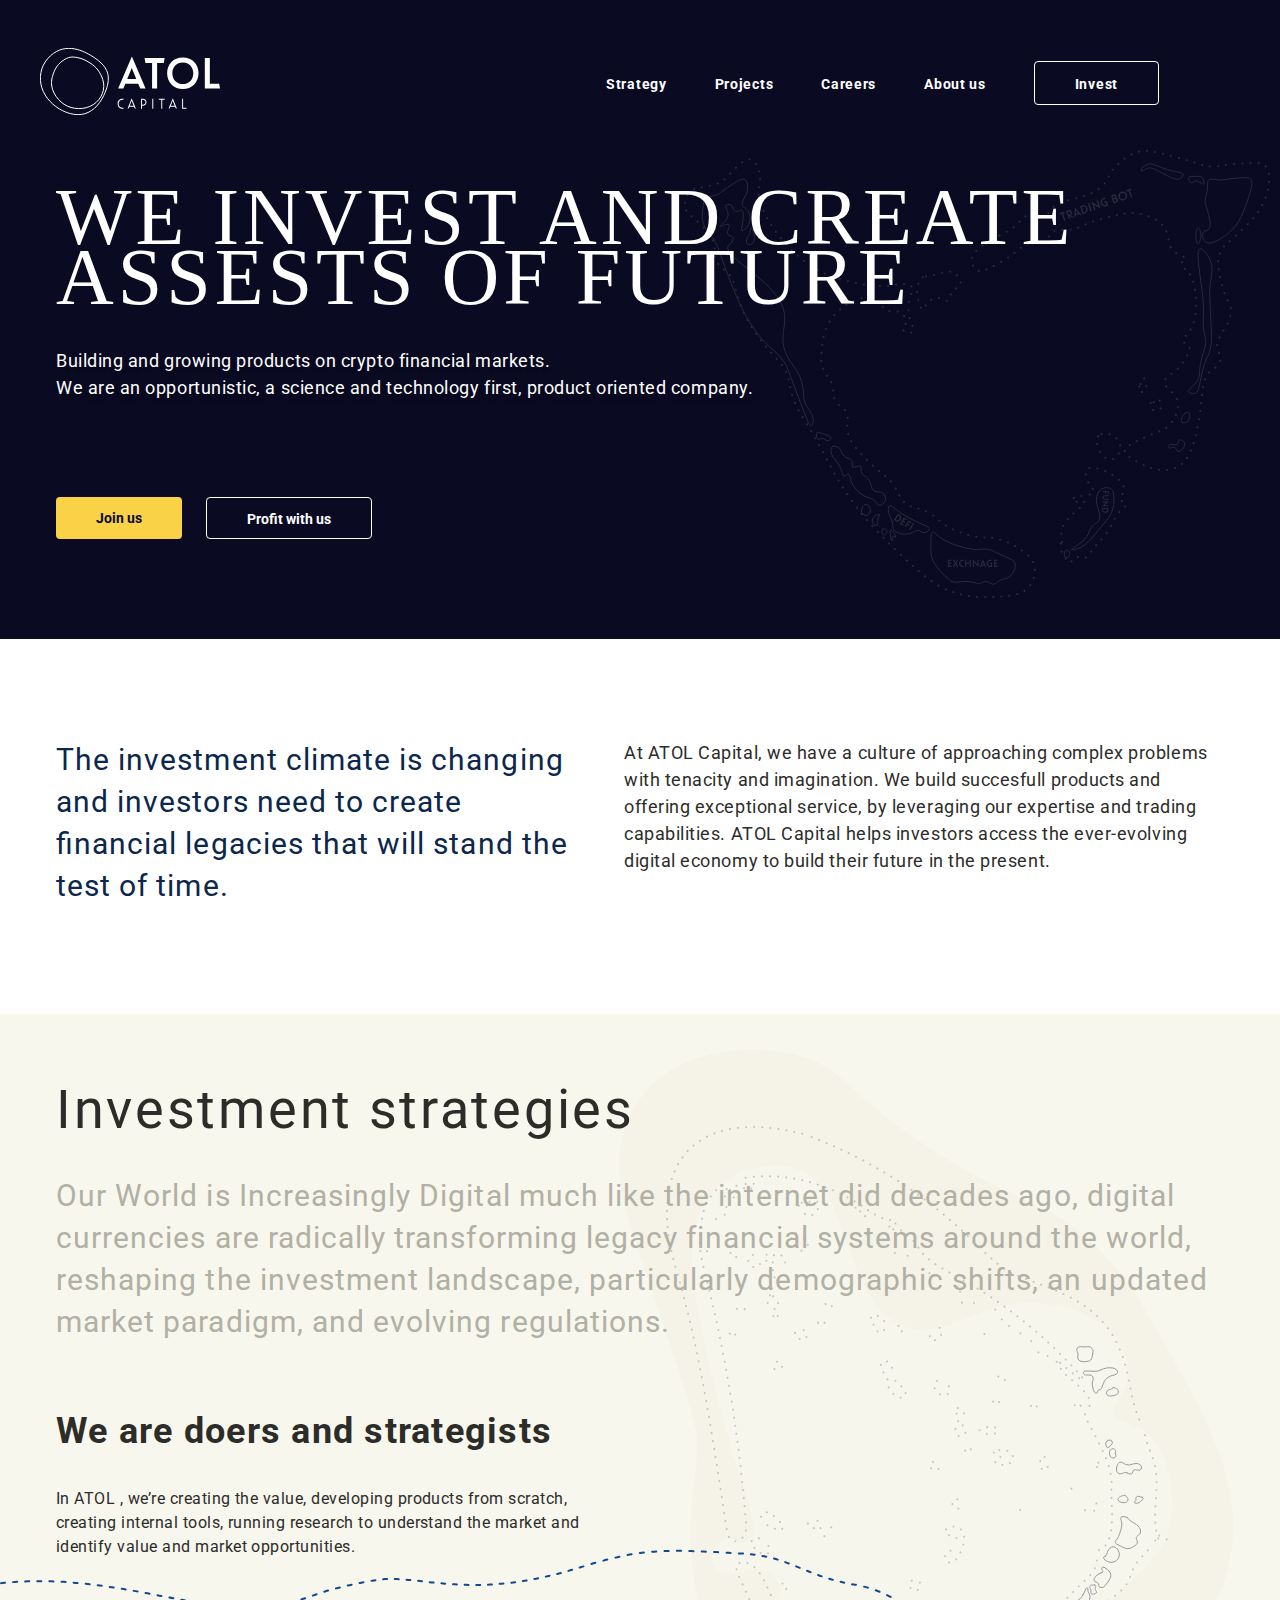
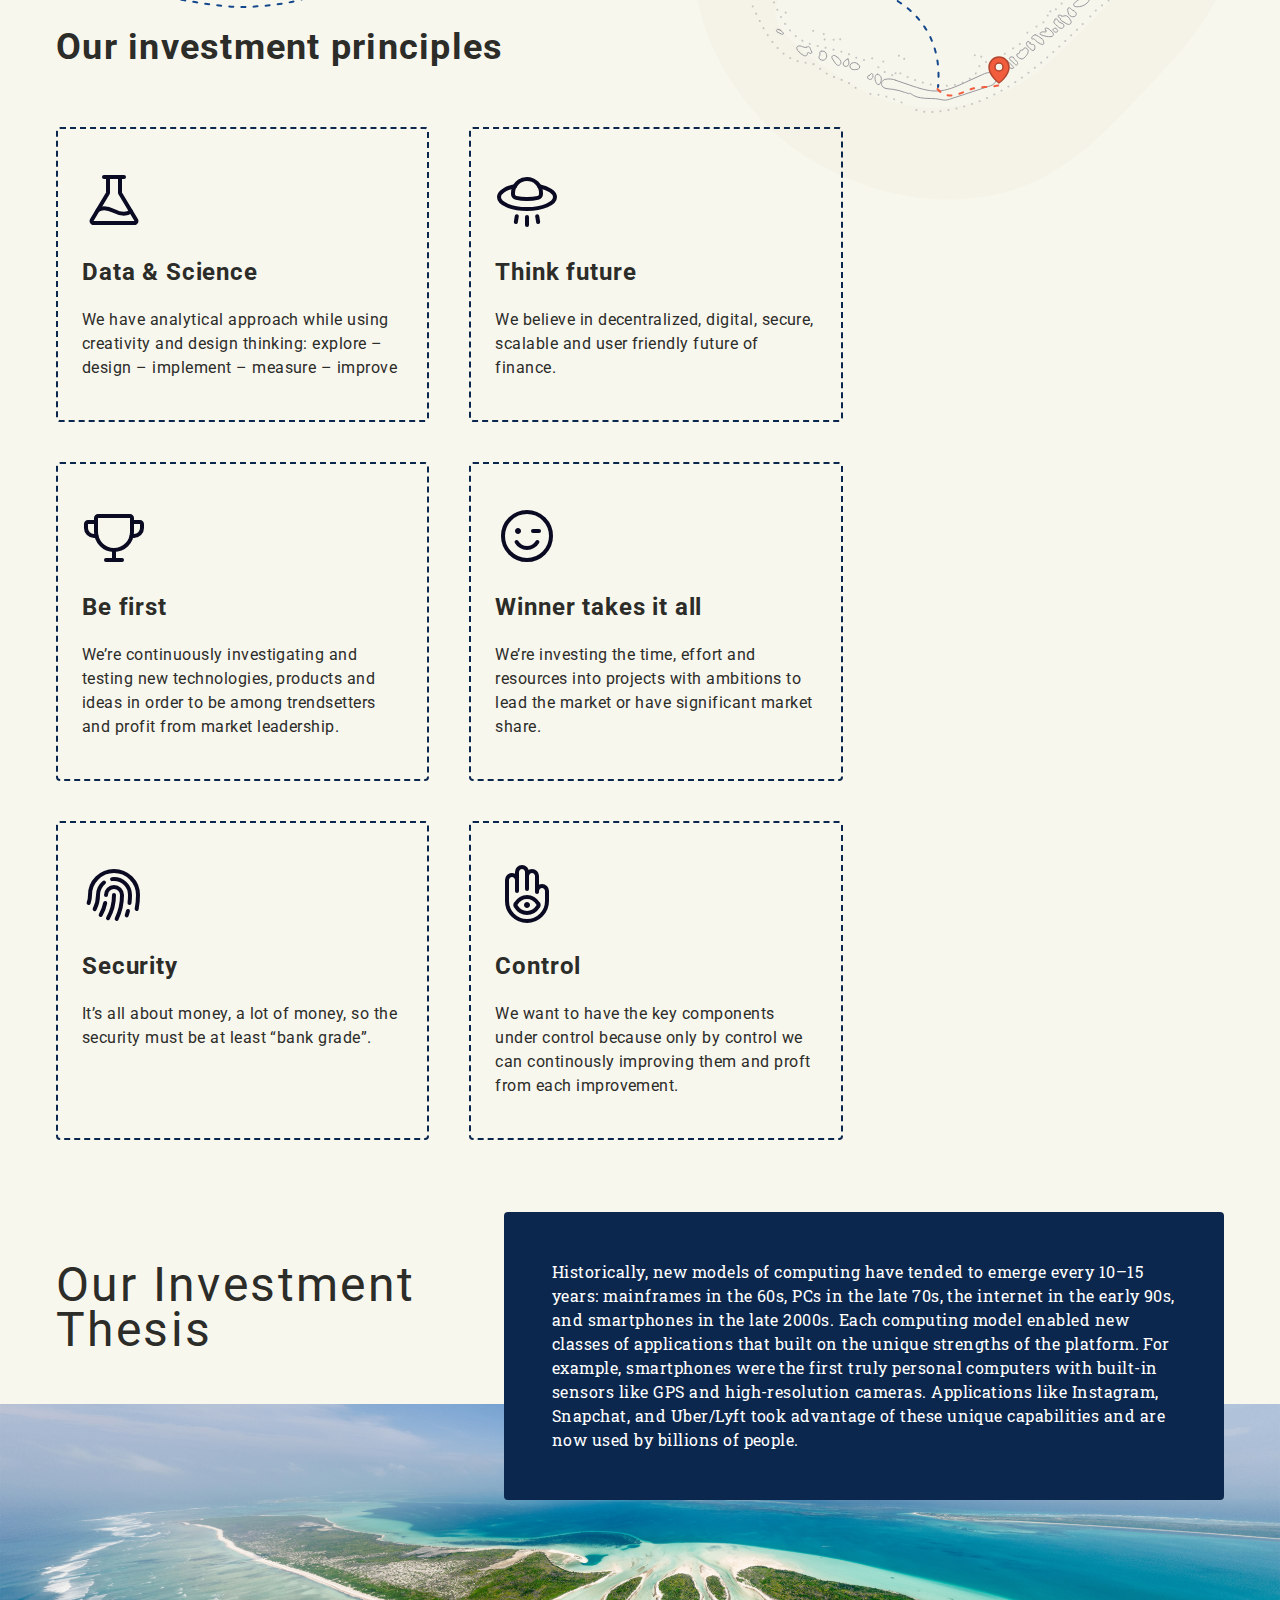
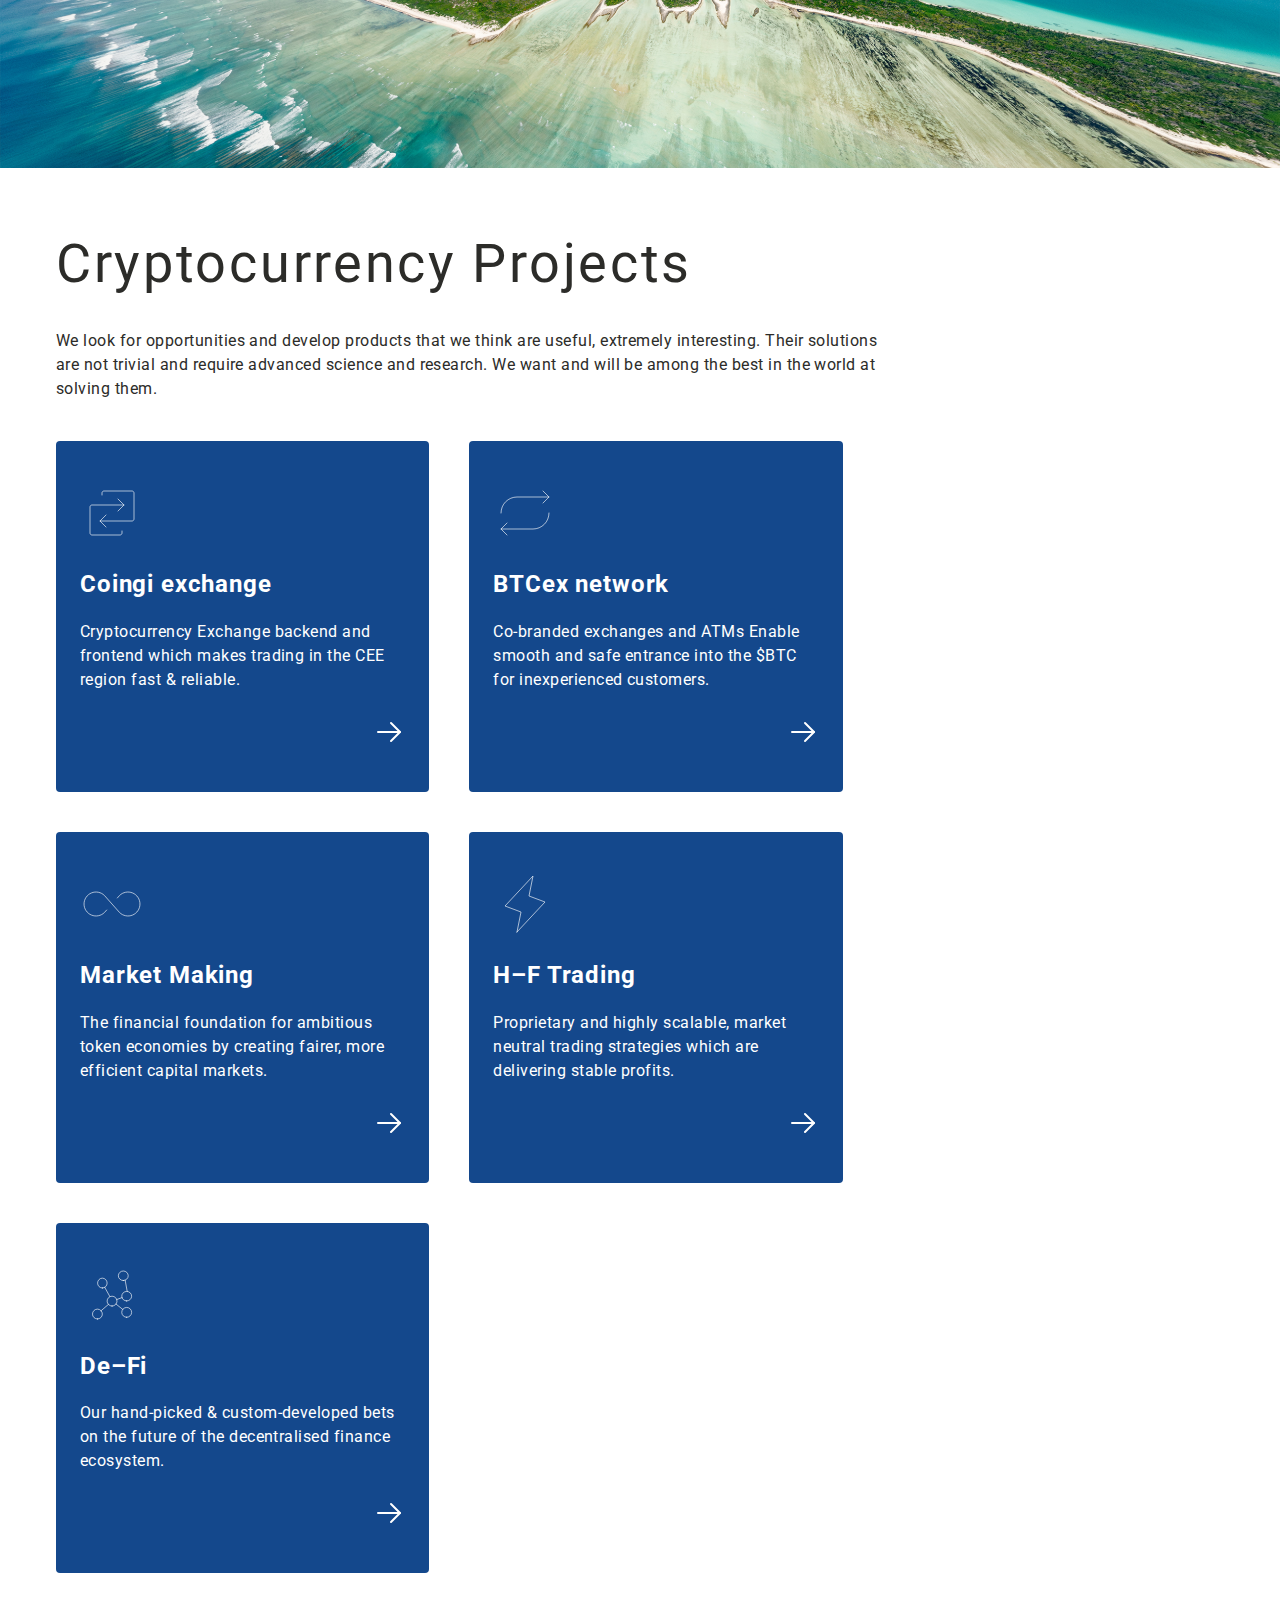
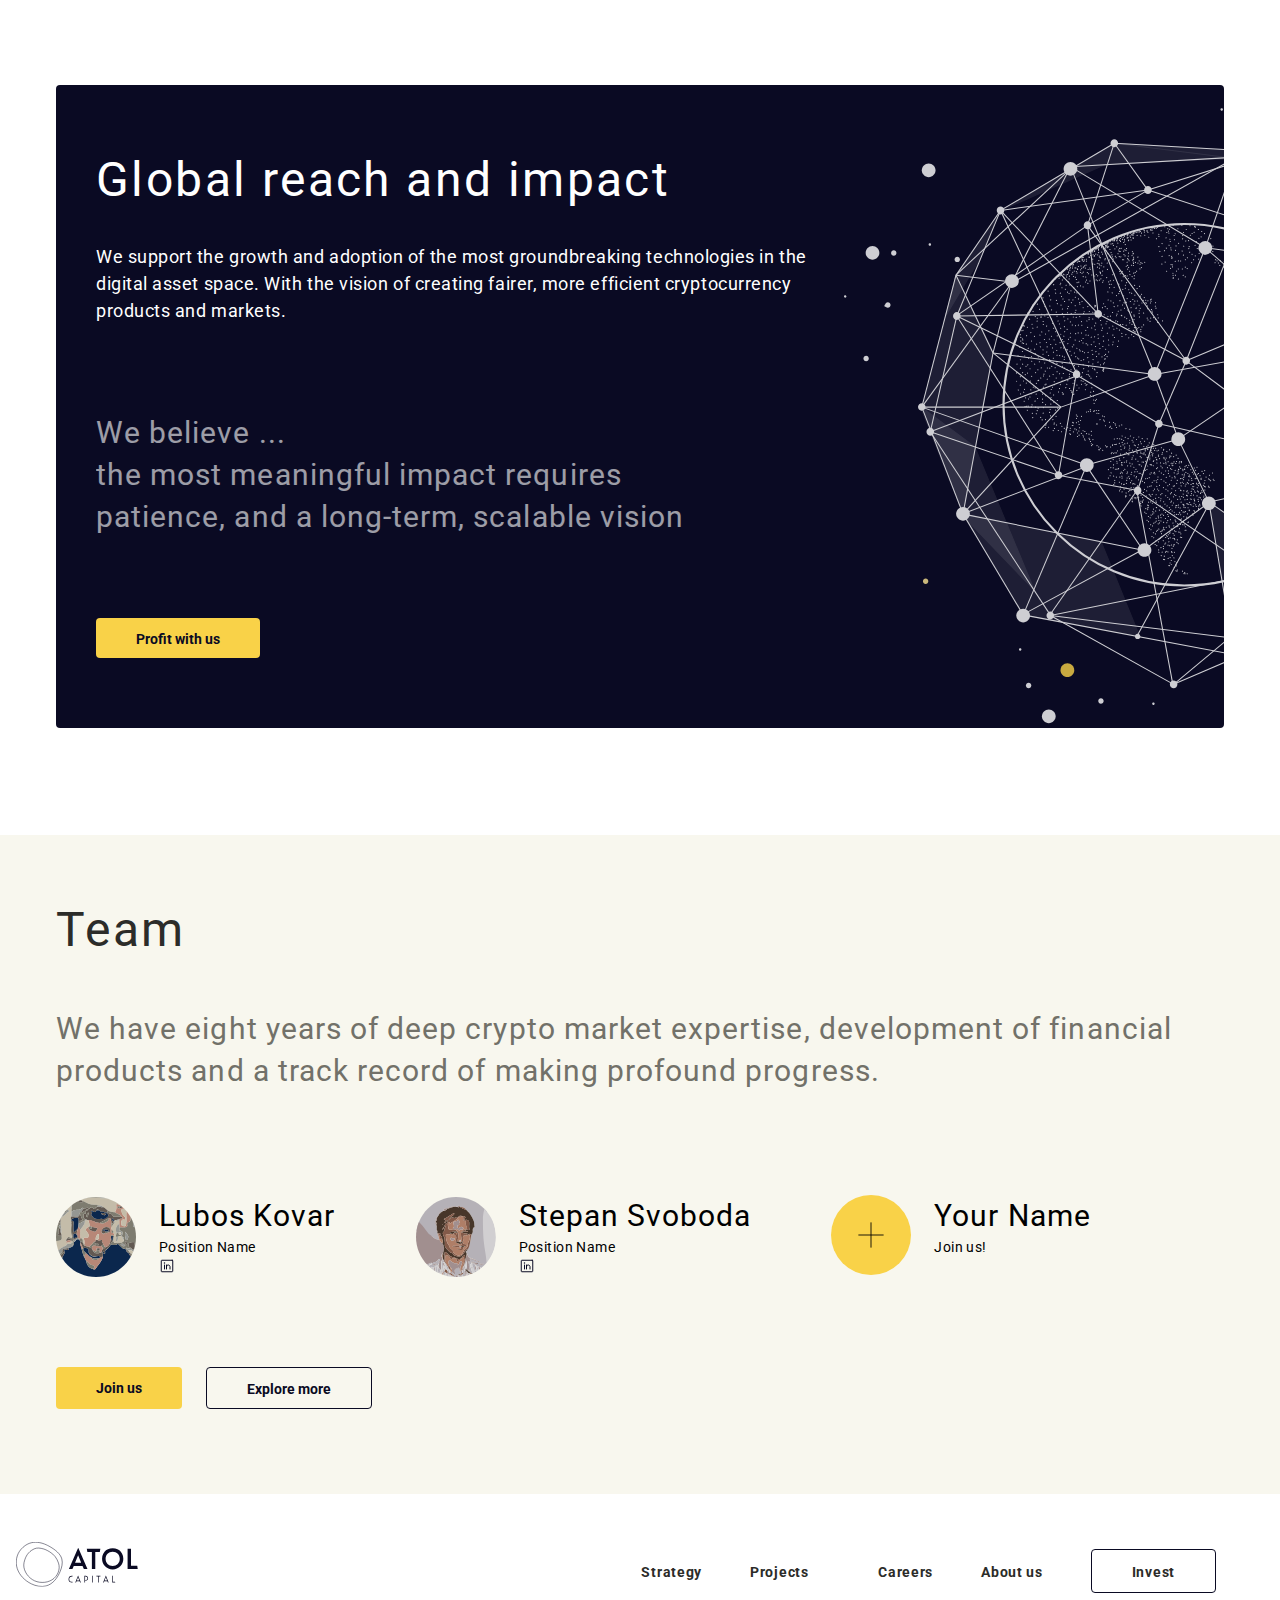
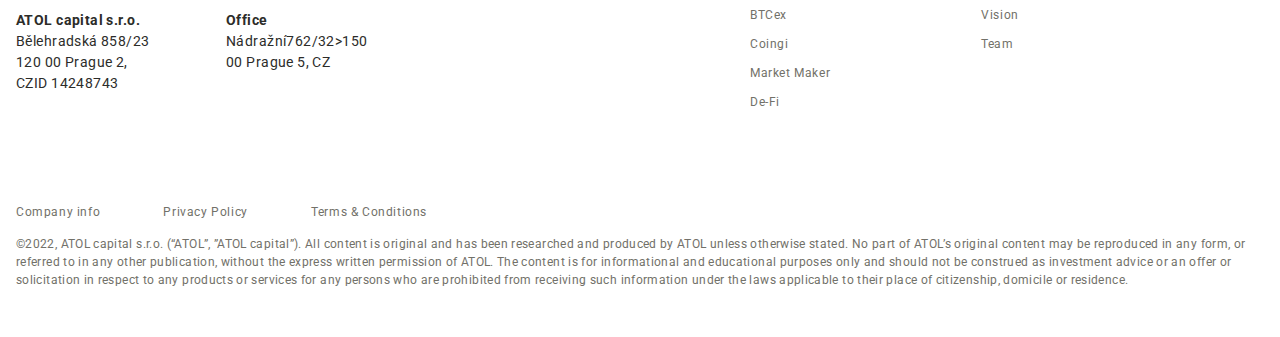
<file: index.html>
<!DOCTYPE html>
<html lang="cs">
<head>
    <meta charset="UTF-8">
    <meta http-equiv="X-UA-Compatible" content="IE=edge">
    <meta name="viewport" content="width=device-width, initial-scale=1.0">
    <title>AtolCapital</title>
    <link rel="stylesheet" href="style.css">
    <style>
        @import url('https://fonts.googleapis.com/css2?family=Roboto:wght@400;500;700;900&display=swap');
    </style> 
    <style>
        @import url('https://fonts.googleapis.com/css2?family=Roboto+Slab&display=swap');
    </style>
    <link rel="stylesheet" href="queries.css">
</head>
<body>
    <header>
        <div class="hlavicka">
            <img class="logo" src="images/menu/logotype_ATOL_capital.svg" alt="">
            <nav>
                <ul class="menu_header">
                    <li><a href="#">Strategy</a></li>
                    <li><a href="#">Projects</a>
                        <ul class="subnav_project">
                            <li><a href="/coingi_exchange/coingi.html">Coingi</a></li>
                            <li><a href="/btcx/btcx.html">BTCex</a></li>
                            <li><a href="/market-making/market-making.html">Market Making</a></li>
                            <li><a href="/h-f-trading/h-f.html">H-F Trading</a></li>
                            <li><a href="/de_fi/de_fi.html">De-Fi</a></li>
                        </ul>
                    </li>
                    <li><a href="careers/careers.html">Careers</a></li>
                    <li><a href="about_us/about.html">About us</a></li>
                    <li class="invest_li"><a href="#" class="btn_transparent">Invest</a></li>
                </ul>
            </nav>
        </div>
        <div class="container">
            <div class="header_map">
                <img src="images/back map.svg" alt="">
            </div>  
            
             <div class="title">we invest and create 
                assests of future
            </div>
            <div class="subtitle">
                Building and growing products on crypto financial markets.<br>
                We are an opportunistic, a science and technology first, product oriented company.
            </div>
            <div class="btns">
                <a class="btn_yellow" href="careers/careers.html">Join us</a>
                <a class="btn_transparent" href="h-f-trading/h-f.html">Profit with us</a>
            </div>
            
        </div>
        
    </header>

    


<!--------------------------- Investement climate ------------------->
    <main>
        <div class="container">
            <div class="invest_climate">
                <div class="invest_climate_txt">The investment climate is changing  and investors need to create ﬁnancial legacies that will stand the test of time. </div>
                <div class="subtitle">
                    At ATOL Capital, we have a culture of approaching complex problems with tenacity and imagination. We build succesfull products and offering exceptional service, by leveraging our expertise and trading capabilities. ATOL Capital helps investors access the ever-evolving digital economy to build their future in the present. 
                </div>
            </div>
        </div>

<!--------------------------- Investement strategies ------------------->
        <div class="zlte_pozadie">
            <div class="invest_mapa">
                <img src="images/atol map 2 1.svg" alt="">
            </div>
            <div class="ciara_img"><img src="images/Vector 1.svg" alt=""></div>
            <img src="images/Vector 2.svg" class="ciarka_img" alt="">
            <img src="images/icon/MapPin.svg" class="map_pin" alt="">
            <div class="container">
                <section class="investment">
                    
                    <h1>Investment strategies</h1>
                    <div class="investment_text1">Our World is Increasingly Digital much like the internet did decades ago, digital currencies are radically transforming legacy financial systems around the world, reshaping the investment landscape, particularly demographic shifts, an updated market paradigm, and evolving regulations.</div>
                    
                    <div class="doers">
                        <h3>We are doers and strategists</h3>
                        <p>In ATOL , we’re creating the value, developing products from scratch, creating internal tools, running research to understand the market and identify value and market opportunities. </p>
                    </div>
                    <h3>Our investment principles</h3>
                    <div class="container-box">
                        <div class="invest_kocka">
                            <img src="images/icon/Flask.svg" alt="">
                            <h4>Data & Science</h4>
                            <p>We have analytical approach while using creativity and design thinking: explore – design – implement – measure – improve</p>
                        </div>
                        <div class="invest_kocka">
                            <img src="images/icon/FlyingSaucer.svg" alt="">
                            <h4>Think future</h4>
                            <p>We believe in decentralized, digital, secure, scalable and user friendly future of finance. </p>
                        </div>
                        <div class="invest_kocka market_making">
                            <img src="images/icon/Trophy.svg" alt="">
                            <h4>Be first</h4>
                            <p>We’re continuously investigating and testing new technologies, products and ideas in order to be among trendsetters and profit from market leadership.</p>
                        </div>
                        <div class="invest_kocka">
                            <img src="images/icon/SmileyWink.svg" alt="">
                            <h4>Winner takes it all</h4>
                            <p>We’re investing the time, effort and resources into projects with ambitions to lead the market or have significant market share.</p>
                        </div>
                        <div class="invest_kocka">
                            <img src="images/icon/Fingerprint.svg" alt="">
                            <h4>Security</h4>
                            <p>It’s all about money, a lot of money, so the security must be at least “bank grade”.</p>
                        </div>
                        <div class="invest_kocka market_making">
                            <img src="images/icon/HandEye.svg" alt="">
                            <h4>Control</h4>
                            <p>We want to have the key components under control because only by control we can continously improving them and proft from each improvement.</p>
                        </div>
                    </div>
                    <div class="invest_thesis">
                        <h2>Our Investment Thesis</h2>
                        <div class="thesis_text">
                            Historically, new models of computing have tended to emerge every 10–15 years: mainframes in the 60s, PCs in the late 70s, the internet in the early 90s, and smartphones in the late 2000s. Each computing model enabled new classes of applications that built on the unique strengths of the platform. For example, smartphones were the first truly personal computers with built-in sensors like GPS and high-resolution cameras. Applications like Instagram, Snapchat, and Uber/Lyft took advantage of these unique capabilities and are now used by billions of people.
                        </div>
                       
                    </div>
                </section>
            </div>
            <img class="islands" src="images/Alphonse-Fishing-Co-Farquhar-Island-Island-Scenic 1.svg" alt="">
        </div>
        
        

            <!--------------------------- Projects ------------------->
        <div class="container">    
            <section class="projects">
                <h1>Cryptocurrency Projects</h1>
                <p class="projects_p">We look for opportunities and develop products that we think are useful, extremely interesting. Their solutions are not trivial and require advanced science and research. We want and will be among the best in the world at solving them.</p>
                <div class="container-box">
                        <div class="kocka">
                            <img src="images/cryptocurency_projects/Coingi.svg" alt="">
                            <h4>Coingi exchange</h4>
                            <p>Cryptocurrency Exchange backend and frontend which makes trading in the CEE region fast & reliable.</p>
                            <div class="arrow">
                                <a href="/coingi_exchange/coingi.html">
                                    <img src="images/icon/ArrowRight.svg" alt="">
                                </a>
                            </div>
                        </div>
                        <div class="kocka">
                            <img src="images/cryptocurency_projects/BTCex.svg" alt="">
                            <h4>BTCex network</h4>
                            <p>Co-branded exchanges and ATMs Enable smooth and safe entrance into the $BTC for inexperienced customers.</p>
                            <div class="arrow">
                                <a href="/btcx/btcx.html">
                                    <img src="images/icon/ArrowRight.svg" alt="">
                                </a>
                            </div>
                        </div>
                        <div class="kocka market_making">
                            <img src="images/cryptocurency_projects/Liquidity.svg" alt="">
                            <h4>Market Making</h4>
                            <p>The financial foundation for ambitious token economies by creating fairer, more efficient capital markets.</p>
                            <div class="arrow">
                                <a href="/market-making/market-making.html">
                                    <img src="images/icon/ArrowRight.svg" alt="">
                                </a>
                            </div>
                        </div>
                        <div class="kocka">
                            <img src="images/cryptocurency_projects/H-F trading.svg" alt="">
                            <h4>H–F Trading</h4>
                            <p>Proprietary and highly scalable, market neutral trading strategies which are  delivering stable profits.</p>
                            <div class="arrow">
                                <a href="/h-f-trading/h-f.html">
                                    <img src="images/icon/ArrowRight.svg" alt="">
                                </a>
                            </div>
                        </div>
                        <div class="kocka">
                            <img src="images/cryptocurency_projects/De-Fi.svg" alt="">
                            <h4>De–Fi</h4>
                            <p>Our hand-picked & custom-developed bets on the future of the decentralised finance ecosystem.</p>
                            <div class="arrow">
                                <a href="/de_fi/de_fi.html">
                                    <img src="images/icon/ArrowRight.svg" alt="">
                                </a>
                            </div>
                        </div>
                </div>
            </section>
            <!--------------------------- Global Impact ---------------->
            <section class=" projects">
                <div class="impact">
                    <div class="impact_text">
                        <h2>Global reach and impact</h2>
                        <div class="subtitle">We support the growth and adoption of the most groundbreaking technologies in the digital asset space. With the vision of creating fairer, more efficient cryptocurrency products and markets.</div>
                        <div class="belive">We believe ... <br>
                            the most meaningful impact requires <br>
                            patience, and a long-term, scalable vision
                        </div>
                        <a href="/h-f-trading/h-f.html" class="btn_yellow"  >Profit with us</a> 
                    </div>
                    <div>
                        <img src="images/Connected world.svg" alt="">
                    </div>
                </div>
            </section>
        </div>
        <!--------------------------- Team ------------------->
        <section class="zlte_pozadie">
            <div class="team">
                <div class="container ">
                    <h2>Team</h2>
                    <p>We have  eight years of deep crypto market expertise,  development of financial products and a track record of making profound progress.</p>
                    <div class="team_members">
                        <div class="team_member">
                            <img src="images/member/Lubos.svg" alt="">
                            <div class="member_info">
                                <div class="name">Lubos Kovar</div>
                                <div class="position">Position Name</div>
                                <a href="#"><img src="images/icon/LinkedinLogo.svg" alt=""></a>
                            </div>
                        </div>
                        <div class="team_member">
                            <img src="images/member/Stepan.svg" alt="">
                            <div class="member_info">
                                <div class="name">Stepan Svoboda</div>
                                <div class="position">Position Name</div>
                                <a href="#"><img src="images/icon/LinkedinLogo.svg" alt=""></a>
                            </div>
                        </div>
                        <div class="team_member">
                            <a href="careers/careers.html"><img src="images/member/JoinUs.svg" alt=""></a>
                            <div class="member_info">
                                <div class="name">Your Name</div>
                                <div class="position">Join us!</div>
                            </div>
                        </div>
                    </div>
                    <div class="btns">
                        <a href="careers/careers.html" class="btn_yellow">Join us</a>
                        <a href="about_us/about.html" class="btn_transparent">Explore more</a>
                    </div>
                </div>
            </div>
        </section>
    </main>
<!--------------------------- Footer ------------------->
    <footer>
        <div class="container_footer">
            <div class="footer_grid">
                <div class="footer_logo_line">
                    <img src="images/logo/Color=Dark.svg" alt="">
                    <div class="footer_main">
                        <div class="adress_footer">
                            <span>ATOL capital s.r.o.</span>Bělehradská 858/23 120 00 Prague 2, CZID 14248743</div>
                        <div class="adress_footer">
                            <span>Office</span>Nádražní762/32>150 00 Prague 5, CZ
                        </div>
                    </div>
                    
                </div>
                <div>
                     <ul class="menu_footer">
                         <li><a href="index.html">Strategy</a></li>
                         <li><a href="index.html">Projects</a>
                            <ul class="submenu_footer">
                                <li><a href="btcx/btcx.html">BTCex</a></li>
                                <li><a href="coingi_exchange/coingi.html">Coingi</a></li>
                                <li><a href="market-making/market-making.html">Market Maker</a></li>
                                <li><a href="de_fi/de_fi.html">De-Fi</a></li>
                            </ul>
                        </li>
                            <li><a href="careers/careers.html">Careers</a></li>
                            <li><a href="about_us/about.html">About us</a>
                                <ul class="submenu_footer">
                                    <li><a href="index.html">Vision</a></li>
                                    <li><a href="#">Team</a></li>
                                </ul>
                            </li>
                            <li><a href="h-f-trading/h-f.html" class="btn_transparent">Invest</a></li>
                        </ul>
                </div>
            </div>
            <div>
                <ul class="podmienky">
                    <li><a href="about_us/about.html">Company info </a></li>
                    <li><a href="#">Privacy Policy</a></li>
                    <li><a href="#">Terms & Conditions</a></li>
                </ul>
            </div>
            
            <div class="copyrights">©2022, ATOL capital s.r.o. (“ATOL”, ”ATOL capital”). All content is original and has been researched and produced by ATOL unless otherwise stated. No part of ATOL’s original content may be reproduced in any form, or referred to in any other publication, without the express written permission of ATOL. The content is for informational and educational purposes only and should not be construed as investment advice or an offer or solicitation in respect to any products or services for any persons who are prohibited from receiving such information under the laws applicable to their place of citizenship, domicile or residence. </div>
        </div>
    </footer>
    
</body>
</html>
</file>
<file: style.css>
* {
    box-sizing: border-box;
    margin: 0;
    padding: 0;
}

body {
    font-family: 'Roboto', sans-serif;
}



/*************** hlavička ***************/

header {
    background: #0A0A23;
}

.hlavicka {
    margin-left: 40px;
    margin-right: 73px;
    display: flex;
    justify-content: space-between;
    align-items: center;
    /* position: fixed; */
}

.logo {
    margin-top: 48px;
}

.menu_header {
    margin-top: 52px;
    display: flex;
    list-style: none;
}

.menu_header li {
    margin-right: 48px;
    background-color: #0A0A23;
}

.menu_header li a {
    text-decoration: none;
    font-weight: 700;
    font-size: 14px;
    line-height: 90%;
    letter-spacing: 0.05em;
    color: #FFFFFF;
    align-items: center;
}

.header_map img {
    position: absolute;
    opacity: 0.8;
    width: 586px;
    right: 10px;
    top: 150px;
    z-index: 1;
}

.title {
    margin-top: 72px;
    color: #FFFFFF;
    font-family: 'Oskar Inline';
    font-style: normal;
    font-weight: 400;
    font-size: 80px;
    line-height: 75%;
    letter-spacing: 0.05em;
    text-transform: uppercase;
    z-index: 2;
    position: relative;
}

header .subtitle {
    margin-top: 40px;
    color: #FFFFFF;
    text-shadow: 0px 4px 4px rgba(0, 0, 0, 0.25);
}

header .btn_transparent {
    color: #FFFFFF;
    border: 1px solid #FFFFFF;
    border-radius: 4px;
}

header .btns {
    margin-top: 96px;
    padding-bottom: 100px;
}
/*************** subnav***************/

.subnav_project {
    padding: 0px 8px 0px 0px;
    margin-top: 24px;
    position: absolute;
    background-color: #0A0A23;
    z-index: 4;
    visibility: hidden;
    transition: 0.5s;
    
}

.subnav_project li {
    position: relative;
    color: #FFFFFF;
    margin-right: 0;
    margin-bottom: 24px;
    display: block;
    z-index: 4;
}

.subnav_project li:hover{
    visibility: visible;
    opacity: 1;
    display: block;
    color: #FFFFFF;
}

ul li:hover > ul,
ul li ul:hover {
    visibility: visible;
}


/*************** Investement climate***************/
.invest_climate {
    display: flex;
    margin-top: 100px;
}

.invest_climate_txt {
    font-weight: 400;
    font-size: 30px;
    line-height: 140%;
    letter-spacing: 0.035em;
    color: #0B274D;
    margin-right: 50px;
    max-width: 600px;
}

.invest_climate .subtitle {
    max-width: 600px;
}





/*************** Investement strategies***************/
.investment {
    position: relative;
}

.investment_text1 {
    font-weight: 400;
    font-size: 30px;
    line-height: 140%;
    letter-spacing: 0.035em;
    color: #B1B0A4;
    margin-top: 40px;
    margin-bottom: 72px;
}

.doers {
    max-width: 550px;
}

.investment .doers h3 {
    margin-bottom: 40px;
}

.investment h3 {
    margin-top: 72px;
    margin-bottom: 64px;
}

.invest_mapa {
    display: flex;
}

.invest_mapa img {
    position: absolute;
    top: 0px;
    right: 0;
}

.ciara_img img {
    position: absolute;
    top: 535px;
    max-width: 1250px;
    right: 340px;
}

.ciarka_img {
    position: absolute;
    top: 670px;
    right: 280px;
}

.map_pin {
    top: 640px;
    right: 265px;
    position: absolute;
}

.invest_kocka {
    width: 373.33px;
    border: 2px dashed #0B274D;
    border-radius: 4px;
    padding: 40px 24px;
    margin-right: 40px;
    margin-bottom: 40px;
}

.invest_kocka img {
    width: 64px;
}

.invest_kocka p {
    margin-top: 24px;
}

.invest_kocka h4 {
    margin-top: 24px;
}

.invest_thesis {
    margin-top: 32px;
    display: flex;
    position: relative;
}

.invest_thesis h2 {
    margin-top: 50px;
}

.thesis_text {
    font-weight: 400;
    font-size: 16px;
    line-height: 150%;
    letter-spacing: 0.03em;
    color: #FFFFFF;
    background: #0B274D;
    border-radius: 4px;
    padding: 48px;
    max-width: 720px;
    font-family: 'Roboto Slab';
}

.islands {
    width: 100%;
    margin-top: -6rem;
    display: block;
}


/*************** Cryptocurrency projects ***************/


.projects {
    margin-top: 72px;
}

.projects_p {
    max-width: 840px;
    margin-top: 40px;
}

.container-box {
    margin-top: 40px;
    display: flex;
    flex-wrap: wrap;
}


.kocka {
    width: 373.33px;
    background-color: #14488C;
    border-radius: 4px;
    padding: 40px 24px;
    margin-right: 40px;
    margin-bottom: 40px;
}

.kocka img {
    width: 64px;
}

.kocka p {
    color: #FFFFFF;
    margin-top: 24px;
}

.kocka h4 {
    color: #FFFFFF;
    margin-top: 24px;
}

.market_making {
    margin-right: 0;
}

.arrow {
    margin-top: 24px;
    display: flex;
    justify-content: flex-end;
}

.arrow img {
    width: 32px;
}


/*************** Impact***************/

.impact {
    background: #0A0A23;
    border-radius: 4px;
    padding-left: 40px;
    padding-bottom: 70px;
    display: flex;
    position: relative;
    overflow: hidden;
}

.impact_text {
    max-width: 724px;
}

.impact h2 {
    margin-top: 72px;
    color: #FFFFFF;
}

.impact .subtitle {
    margin-top: 40px;
    color: #FFFFFF;
}

.belive {
    margin-bottom: 80px;
    margin-top: 88px;
    font-weight: 400;
    font-size: 30px;
    line-height: 140%;
    letter-spacing: 0.035em;
    color: #FFFFFF;
    opacity: 0.6;
}

.impact img {
    margin-left: 24px;
    position: absolute;
    opacity: 0.8;
    bottom: -40px;
    width: 700px;
}

/*************************** Team*******************************/

.zlte_pozadie {
    margin-top: 107px;
    padding-top: 72px;
    background: #F8F7EE;
    position: relative;
}

.team p {
    margin-top: 55px;
    font-weight: 400;
    font-size: 30px;
    line-height: 140%;
    letter-spacing: 0.035em;
    color: #727169;
}

.team_members {
    margin-top: 63px;
    display: flex;
    flex-wrap: wrap;
}

.team_member {
    margin-top: 40px;
    margin-right: 80px;
    display: flex;
    
}

.team_member img {
    width: 80px;
}

.member_info {
    margin-left: 23px;
}

.name {
    font-weight: 400;
    font-size: 30px;
    line-height: 140%;
    letter-spacing: 0.035em;
    color: #000000;
}

.position {
    font-weight: 400;
    font-size: 14px;
    line-height: 150%;
    letter-spacing: 0.03em;
    color: #000000;
}

.member_info a img {
    width: 16px;
}

.btns {
    display: flex;
    flex-direction: row;
    margin-top: 88px;
    padding-bottom: 85px;
}

.btns .btn_yellow {
    margin-right: 24px;
}

/************************* Footer*************************/

.container_footer {
    margin: 48px 0;
    padding: 0 48px;
}

.footer_grid {
    display: flex;
    flex-wrap: wrap;
    justify-content: space-between;
}

.footer_logo_line {
    display: flex;
    flex-direction: column;
}

.footer_logo_line img {
    width: 122.31px;
    margin-right: 132px;
}

.menu_footer {
    list-style-type: none;
    display: flex;
    margin-top: 20px;
}

.menu_footer a {
    font-weight: 700;
    font-size: 14px;
    line-height: 90%;
    letter-spacing: 0.05em;
    color: #2C2C29;
    text-decoration: none;
    margin-right: 48px;
    
}

.footer_main {
    display: flex;
}

.adress_footer {
    width: 134px;
    margin-top: 23px;
    margin-right: 76px;
    font-weight: 400;
    font-size: 14px;
    line-height: 150%;
    letter-spacing: 0.03em;
    color: #2C2C29;
    display: flex;
    flex-direction: column;
}

.adress_footer span {
    font-weight: 700;
}

.submenu_footer {
    list-style-type: none;
    margin-top: 23px;
}

.submenu_footer li{
    margin-bottom: 10px;
}

.submenu_footer li a {
    text-decoration: none;
    font-weight: 400;
    font-size: 12px;
    line-height: 90%;
    letter-spacing: 0.05em;
    color: #727169;
}

.podmienky {
    display: flex;
    max-width: 411px;
    justify-content: space-between;
    list-style-type: none;
    margin-top: 81px;
}

.podmienky li a {
    text-decoration: none;
    font-weight: 400;
    font-size: 12px;
    line-height: 90%;
    letter-spacing: 0.05em;
    color: #727169;
}

.copyrights {
    font-weight: 400;
    font-size: 12px;
    line-height: 150%;
    letter-spacing: 0.03em;
    color: #727169;
    margin-top: 15px;
}


/***************************Reusable*******************************/
.container {
    max-width: 1200px;
    margin: 0 auto;
    /* z-index: 1; */
}

.btn_yellow {
    display: inline-block;
    text-align: center;
    padding: 14px 40px 12px;
    background: #F9D248;
    border-radius: 4px;
    text-decoration: none;
    color: #0A0A23;
    font-weight: 700;
    font-size: 14px;
    line-height: 100%;
    transition: 0.5s;
}

.btn_yellow:link
.btn_yellow:visited {
    background: #FEF6DA;
    color: #B1B0A4;
}

.btn_yellow:hover,
.btn_yellow:active {
    background: #FFBC11;
    
}

.btn_transparent{
    padding: 14px 40px 12px;
    border-radius: 4px;
    font-weight: 700;
    font-size: 14px;
    line-height: 100%;
    color: #0A0A23;
    text-decoration: none;
    border: 1px solid #0A0A23;
    border-radius: 4px;     
}

.btn_transparent:link
.btn_transparent:visited {
    opacity: 0.5;
}

h1 {
    font-weight: 400;
    font-size: 54px;
    line-height: 90%;
    letter-spacing: 0.05em;
    color: #2C2C29;
}

h2 {
    font-weight: 400;
    font-size: 48px;
    line-height: 95%;
    letter-spacing: 0.05em;
    color: #2C2C29;
}

h3 {
    font-weight: 700;
    font-size: 36px;
    line-height: 90%;
    letter-spacing: 0.035em;
    color: #2C2C29;
}
h4 {
    font-weight: 700;
    font-size: 24px;
    line-height: 95%;
    letter-spacing: 0.035em;
    color: #2C2C29;
}

p {
    font-weight: 400;
    font-size: 16px;
    line-height: 150%;
    letter-spacing: 0.03em;
    color: #2C2C29;
}

.subtitle {
    font-weight: 400;
    font-size: 18px;
    line-height: 150%;
    letter-spacing: 0.03em;
    color: #2C2C29;
}
</file>
<file: queries.css>
@media only screen and (max-width: 1500px) {
    .container_footer {
        padding: 0 1rem;
    }

    .container {
        padding: 0 1rem;
    }

    .market_making {
        margin-right: 40px;
    }
}

@media only screen and (max-width: 1350px) {
    .developer .flex_wrap {
        flex-direction:column;
        flex-wrap: nowrap;
    }

    .timing .flex_column {
        flex-wrap: wrap;
    }

    .vision {
        margin-bottom: 86px;
    }

    .vision .flex_row div {
        margin-bottom: 0;
    }

    .developer h3 {
        margin-bottom: 30px;
    }

    .prava .width_550 {
        margin-top: 48px;
    }

    .lava h3 {
        margin-top: 511px;
    }

    .text_a_img .flex img {
        margin-left: 0;
    }

}


@media only screen and (max-width: 1250px) {
    .container {
        padding: 0 1rem;
    }

    header .title {
        font-size: 60px;
        line-height: 75%;
    }

    .invest_climate{
        flex-direction: column;
    }

    .invest_climate_txt {
        margin-right: 0;
    }

    .invest_climate .subtitle {
        margin-top: 30px;
    }

    .zlte_pozadie {
        margin-top: 50px;
    }

    .invest_mapa, .ciara_img, .ciarka_img, .map_pin {
        display: none;
    }

    .investment_text1 {
        max-width: 600px;
    }

    .market_making {
        margin-right: 40px;
    }
    

    .container-box {
        justify-content: center;
    }

    .invest_thesis {
        flex-direction: column;
        align-items: center;
    }

    .thesis_text {
        margin-top: 20px;
    }

    .opportunity .flex_row {
        flex-direction: column;
    }

    .work_position {
        margin-bottom: 16px;
    }

    .work_position .flex_row {
        flex-direction: row;
    }

    .oport_button {
        justify-content: flex-start;
    }

    h1 {
        font-size: 44px;
    }

    h2 {
        font-size: 38px;
        line-height: 100%;
    }

    h3 {
        font-size: 26px;
        line-height: 110%;
    }

    h4 {
        font-size: 20px;
    }

    .text_a_img img {
        position: relative;
        left: -20px;
        width: 100%;
    } 

    .customers {
        margin-top: 0;
    }

    .header_img2 {
        display: none;
    }
}

@media only screen and (max-width: 1000px) {
    .footer_logo_line {
        flex-direction: column;
    }

    .text_a_img .flex {
        flex-wrap: wrap;
    } 

    .text_a_img img {
        margin-bottom: 40px;
    }

    .text_a_img p {
        margin-top: 20px;
        margin-bottom: 44px;
    }

    .coloured_text_h .container {
        flex-direction: column;
    }

    .impact img {
        display: none;
    }
}

@media only screen and (max-width: 920px) {
    header nav {
        display: none;
    }

    .not_traditional {
        flex-direction: column;
        margin-bottom: 60px;
    }

    .not_traditional h2{
        margin-bottom: 30px;
    }

    #traditional_ciara, #traditional_islands {
        display: none;
    }

    .belive_box_right {
        margin: 40px 0;
    }

    .reaching_world {
        margin-top: 160px;
    }

    .reaching_p {
        display: none;
    }
}

@media only screen and (max-width: 794px) {
    .invest_kocka, .kocka {
        margin-right: 0;
    }

    .form textarea {
        width: 100%;
    }

}

@media only screen and (max-width: 670px) {
    .menu_footer {
        flex-direction: column;
    }

    .footer_grid {
        flex-direction: column;
    }

    .menu_footer li {
        margin-top: 10px;
    }

    .submenu_footer {
        margin-top: 0;
    }

    .submenu_footer li {
        margin-bottom: 5px;
    }

    .pas_future {
        flex-direction: column;
        padding-bottom: 78px;
        display: block;
    }

    .pas_future h2 {
        margin-bottom: 48px;
    }

    .maldives {
        position: relative;
        width: 1000px;
        left: -190px;
        display: block;
    }

    /* .customers {
        width: 100px;
    } */

    .awaits .flex_space_between {
        flex-direction: column;
    }

    .awaits h2 {
        margin-bottom: 34px;
    }

}

@media only screen and (max-width: 550px) {
    .form .flex_space_between {
        flex-direction: column;
    }

    .form h2 {
        margin-bottom: 30px;
    }

    .h-f {
        justify-content: center;
    }
}
</file>
